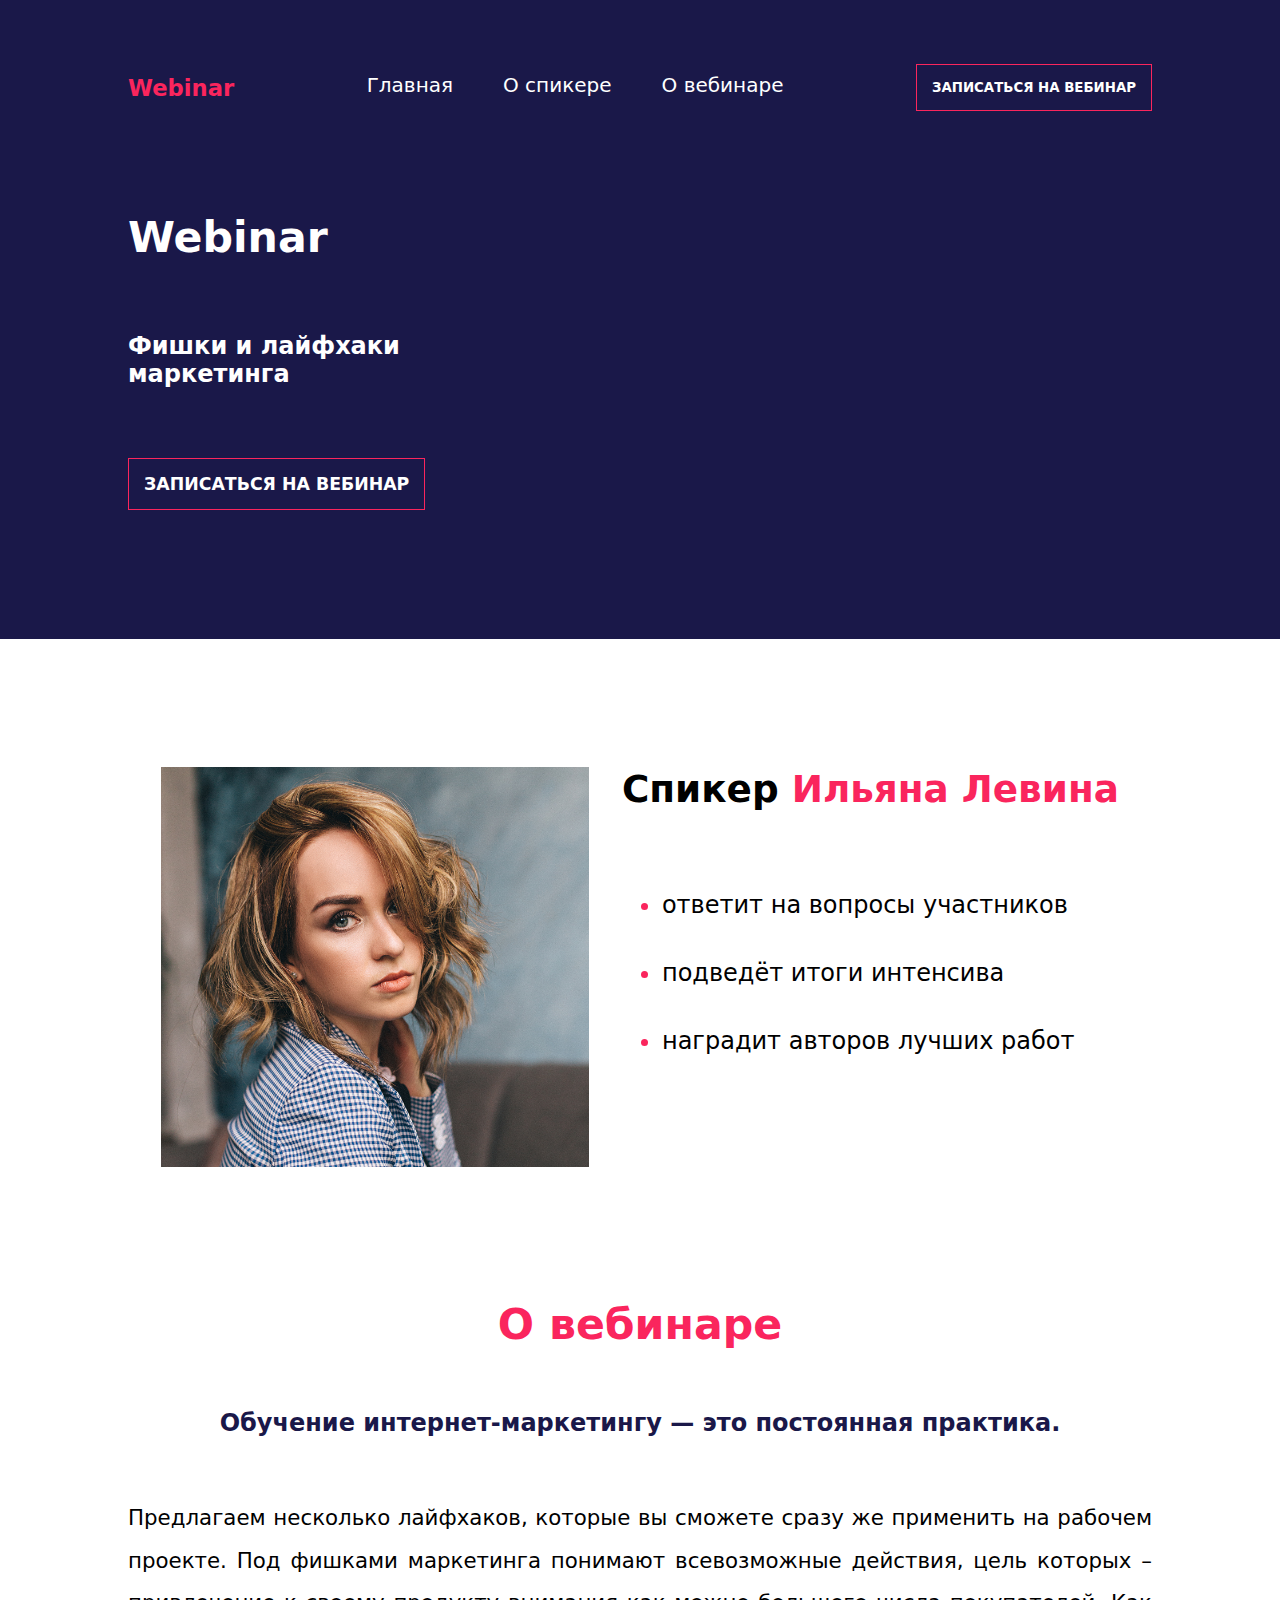
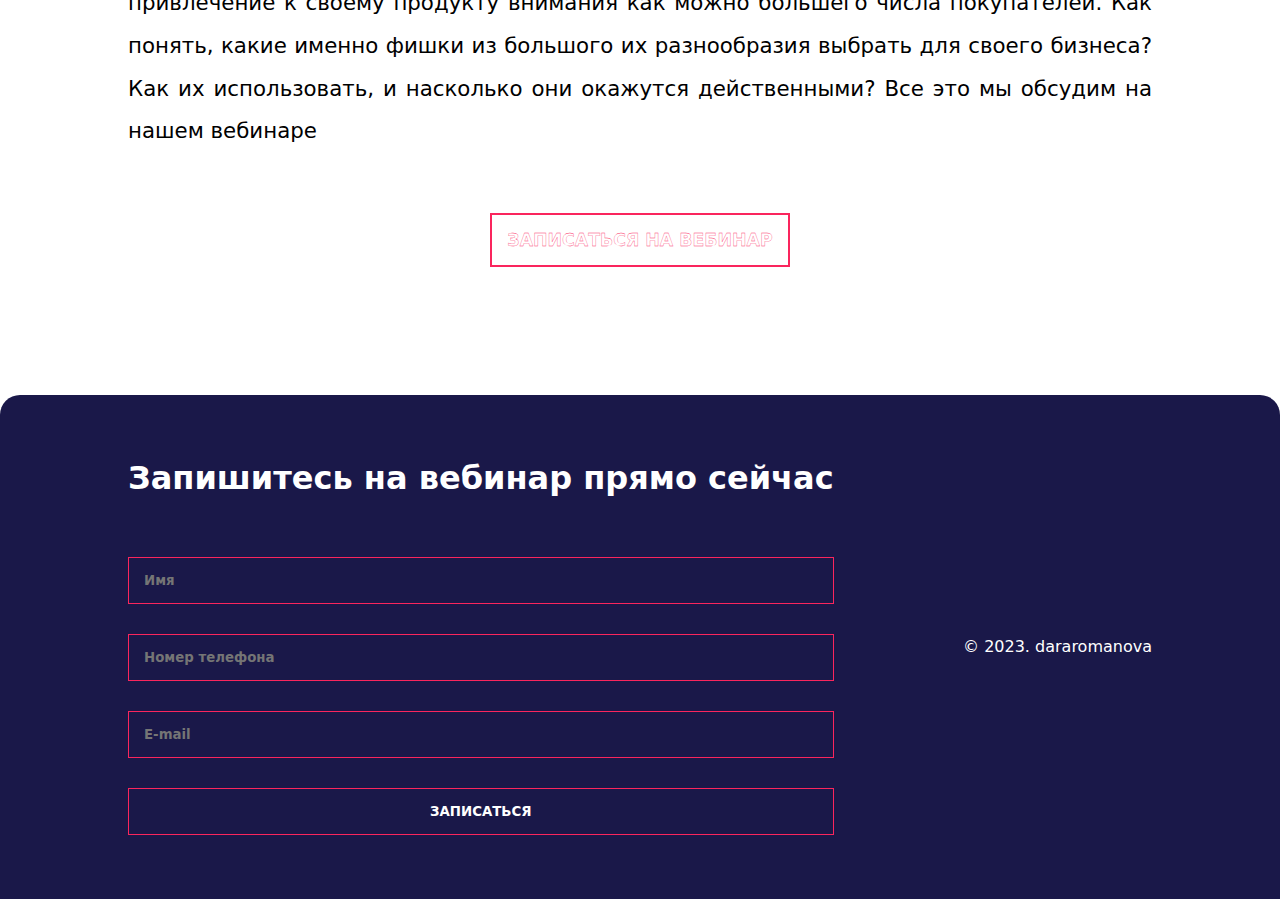
<file: работы/02.07.2023!/index.html>
<!DOCTYPE html>
<html lang="en">
  <head>
    <meta charset="UTF-8" />
    <meta name="viewport" content="width=device-width, initial-scale=1.0" />
    <title>Document</title>
    <link rel="stylesheet" href="style.css" />
  </head>
  <body>
    <header>
      <div class="menu">
        <text>Webinar</text>
        <nav>
          <a href="http://">Главная</a>
          <a href="http://">О спикере</a>
          <a href="http://">О вебинаре</a>
        </nav>
        <input type="button" value="ЗАПИСАТЬСЯ НА ВЕБИНАР" />
      </div>
      <div class="main">
        <div class="text">
          <h1>Webinar</h1>
          <h2>Фишки и лайфхаки маркетинга</h2>
          <input type="button" value="ЗАПИСАТЬСЯ НА ВЕБИНАР" />
        </div>
        <iframe
          width="600"
          height="300"
          src="https://www.youtube.com/embed/7rCAdUlOV9U"
          title="Как разработать рекламную кампанию. Интенсив по привлечению клиентов с помощью маркетинга"
          frameborder="0"
          allow="accelerometer; autoplay; clipboard-write; encrypted-media; gyroscope; picture-in-picture; web-share"
          allowfullscreen
        ></iframe>
      </div>
    </header>

    <section class="speaker">
      <a href="https://vk.com/ilyana_lev"
        ><img src="images/142029.jpg" height="400px"
      /></a>
      <div class="text-1">
        <h1>Спикер <text>Ильяна Левина</text></h1>
        <ul>
          <li><span>ответит на вопросы участников</span></li>
          <li><span>подведёт итоги интенсива</span></li>
          <li><span>наградит авторов лучших работ</span></li>
        </ul>
      </div>
    </section>

    <section class="webinar">
      <h1>О вебинаре</h1>
      <h3>Обучение интернет-маркетингу — это постоянная практика.</h3>
      <p>
        Предлагаем несколько лайфхаков, которые вы сможете сразу же применить на
        рабочем проекте. Под фишками маркетинга понимают всевозможные действия,
        цель которых – привлечение к своему продукту внимания как можно большего
        числа покупателей. Как понять, какие именно фишки из большого их
        разнообразия выбрать для своего бизнеса? Как их использовать, и
        насколько они окажутся действенными? Все это мы обсудим на нашем
        вебинаре
      </p>
      <input type="button" value="ЗАПИСАТЬСЯ НА ВЕБИНАР" />
    </section>

    <footer>
      <div class="form">
        <h1>Запишитесь на вебинар прямо сейчас</h1>

        <form>
          <input type="text" placeholder="Имя" />
          <input type="tel" name="tel" id="tel" placeholder="Номер телефона" />
          <input type="email" name="email" id="email" placeholder="E-mail" />
          <input type="button" value="ЗАПИСАТЬСЯ" />
        </form>
      </div>

      <text>© 2023. dararomanova</text>
    </footer>
  </body>
</html>
</file>
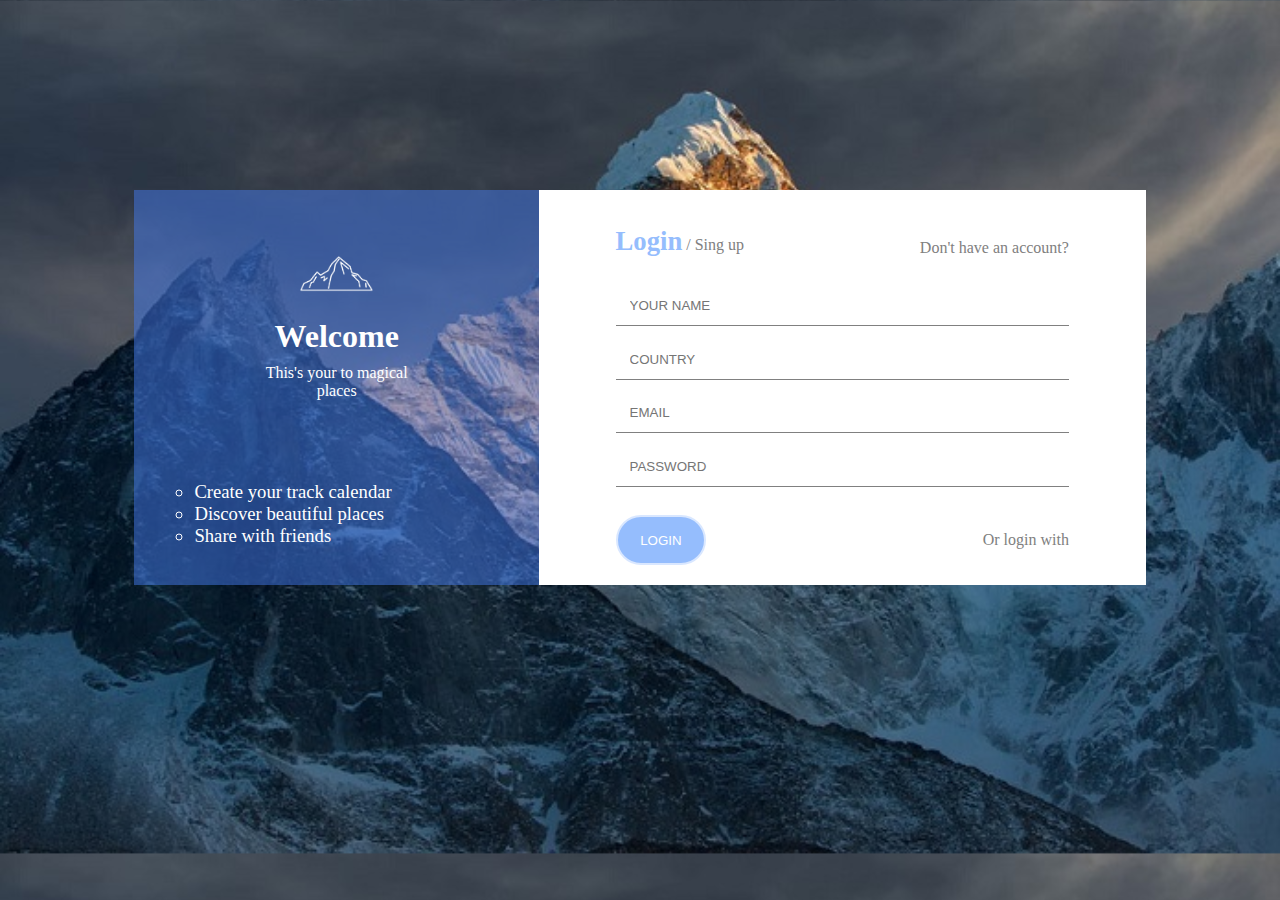
<file: работы/form style/index.html>
<!DOCTYPE html>
<html lang="EN">
<head>
  <link rel="stylesheet" href="style.css">
<meta name="viewport" content="width=device-width, initial-scale=1">
</head>
<body>
<div class="parent">
  <div class="box-left">
    <div class="box-top">
      <img src="images/icon.png" alt="">
      <h1>Welcome</h1>
      <p style="margin-top: -7%;">This's your to magical places</p>
    </div>
    <ul>
      <li>Create your track calendar</li>
      <li>Discover beautiful places</li>
      <li>Share with friends</li>
    </ul>
  </div>
<div class="box-right">
    <div class="row" id="row-first">
      <p> <b>Login</b> / Sing up</p> <p>Don't have an account?</p>
    </div>
    <div class="row">
      <input type="text" placeholder="YOUR NAME">
    </div>
    <div class="row">
     <input type="text" placeholder="COUNTRY">
    </div>
    <div class="row">
     <input type="email" placeholder="EMAIL">
    </div>
    <div class="row">
      <input type="password" placeholder="PASSWORD">
    </div>
    <div class="row" id="row-last">
      <input type="button" value="LOGIN"> <p class="p-right">Or login with</p>
    </div>
</div>
</div>
</body>
</html>
</file>
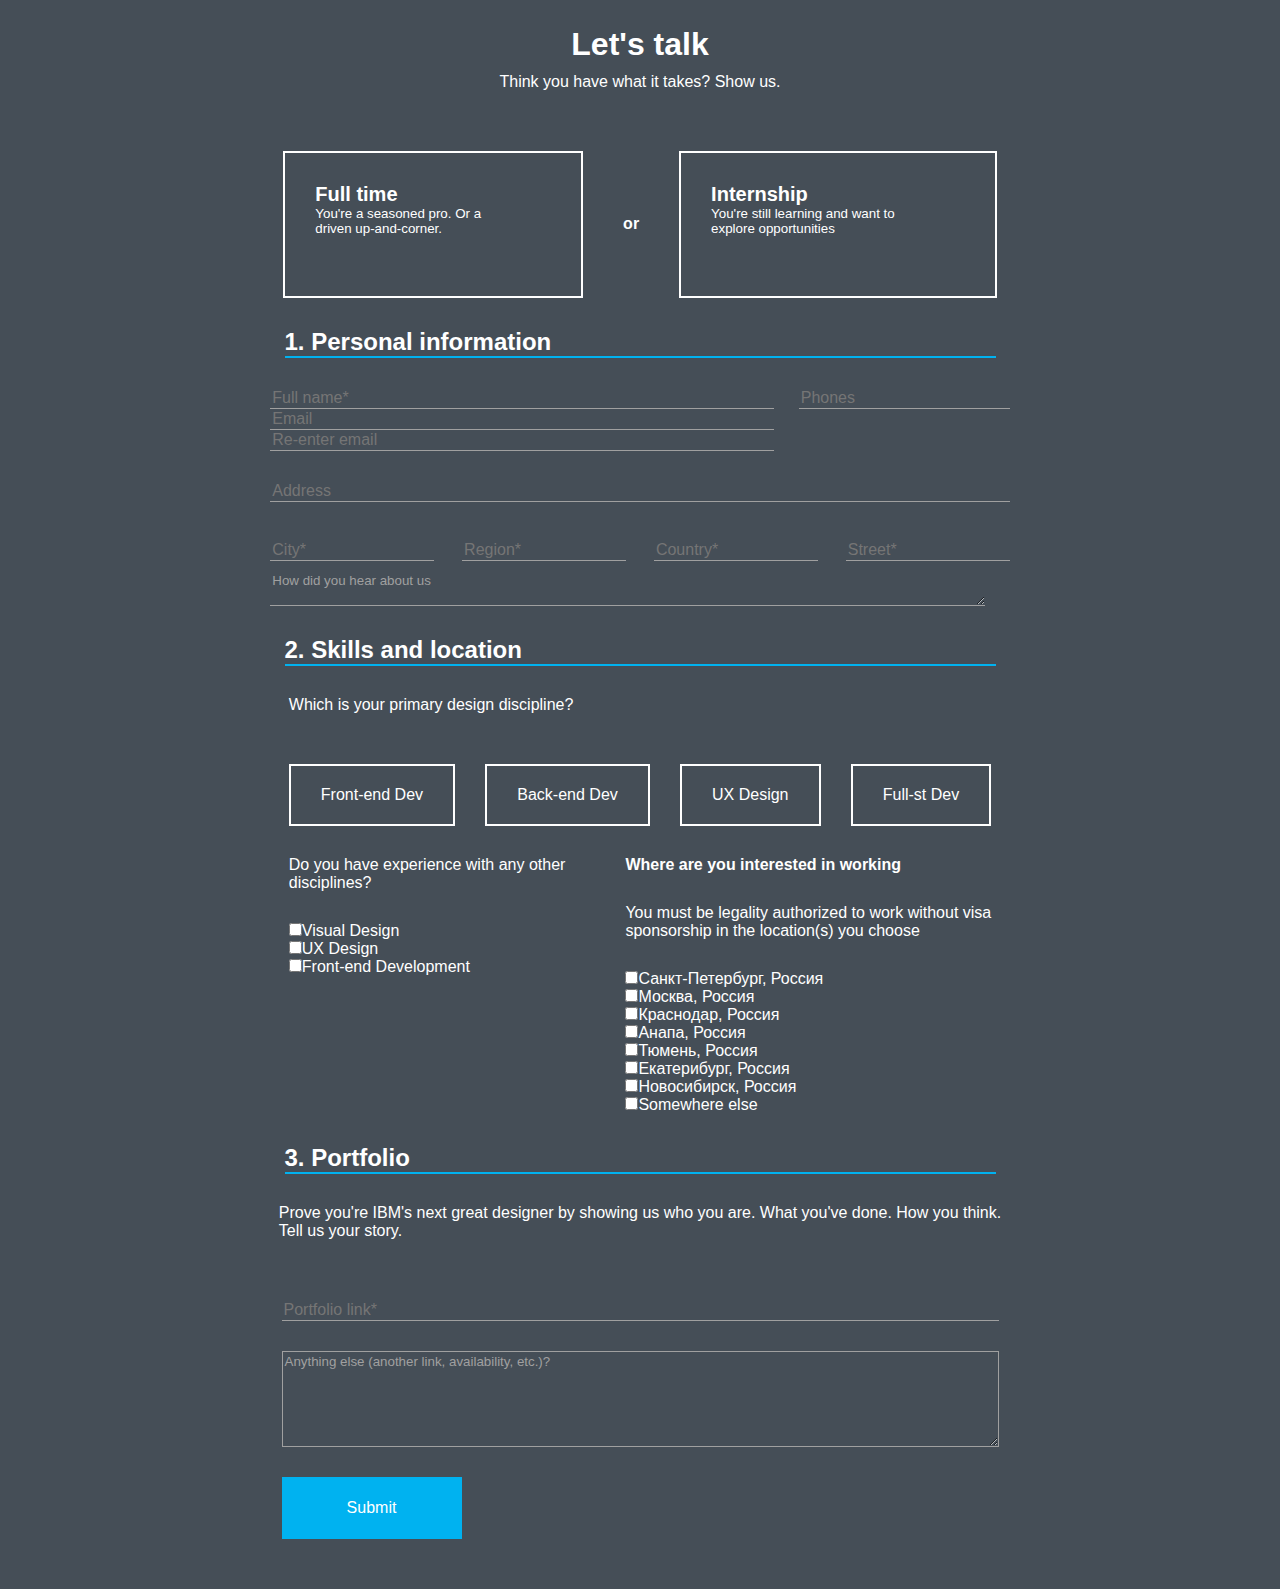
<file: работы/lets_talk/index.html>
<!DOCTYPE html>
<html lang="en">
<head>
    <meta charset="UTF-8">
    <meta http-equiv="X-UA-Compatible" content="IE=edge">
    <meta name="viewport" content="width=device-width, initial-scale=1.0">
    <link href="style.css" rel="stylesheet">
    <title>Document</title>
</head>
<body>
    <header>
        <h1>Let's talk</h1>
        <p>Think you have  what it takes? Show us.</p>
        <div class = 'buttons'>
            <button>
                <h2>Full time</h2>
                <p>You're a seasoned pro. Or a<br>
                driven up-and-corner.</p>
            </button>
            <b>or</b>
            <button>
                <h2>Internship</h2>
                <p>You're still learning and want to<br>
                explore opportunities</p>
            </button>
        </div>
    </header>

    <div class = 'personal'>
        <div class = 'list'>
            <h2>1. Personal information</h2>
        </div>
        <form>
            <div class="section-1">
                    <input type="text" name = 'name' class = 'big' placeholder="Full name*">
                    <input type ='text' name ='phone'  placeholder="Phones"><br>
                    <input type ='text' name ='email'  class = 'big'placeholder="Email"><br>
                    <input type ='text' name ='re_email' class = 'big' placeholder="Re-enter email">
            </div>

            <div class="section-2">
                <input type="text" name="address" placeholder="Address"><br>
                <div class ='city'>
                    <input type="text" name = 'city' placeholder="City*">
                    <input type="text" name = 'region' placeholder="Region*">
                    <input type="text" name = 'country' placeholder="Country*">
                    <input type="text" name = 'street' placeholder="Street*">
                </div>
                <textarea>How did you hear about us</textarea>
            </div>
        </form>
    </div>

    <div class ='skills'>
        <div class = 'list'>
            <h2>2. Skills and location</h2>
        </div>
            <form>
                <div class = 'primary'>
                    <p>Which is your primary design discipline?</p>
                    <div class = 'buts'>
                        <input type="button" value = 'Front-end Dev' name = 'button-1'>
                        <input type="button" value = 'Back-end Dev' name = 'button-1'>
                        <input type="button" value = 'UX Design' name = 'button-1'>
                        <input type="button" value = 'Full-st Dev' name = 'button-1'>
                    </div>
                </div>
                <div class="checkbox">
                <div class = 'disciplines'>
                    <p>Do you have experience with any other<br>
                    disciplines?</p>

                    <input type="checkbox">Visual Design<br>
                    <input type="checkbox">UX Design<br>
                    <input type="checkbox">Front-end Development<br>
                </div>

                <div class="interest">
                    <h4>Where are you interested in working</h4>
                    <p>You must be legality authorized to work without visa<br>
                    sponsorship in the location(s) you choose</p>

                    <input type="checkbox">Санкт-Петербург, Россия<br>
                    <input type="checkbox">Москва, Россия<br>
                    <input type="checkbox">Краснодар, Россия<br>
                    <input type="checkbox">Анапа, Россия<br>
                    <input type="checkbox">Тюмень, Россия<br>
                    <input type="checkbox">Екатерибург, Россия<br>
                    <input type="checkbox">Новосибирск, Россия<br>
                    <input type="checkbox">Somewhere else<br>
                </div>
            </div>
            </form>
        </div>
    </div>

    <div class = 'portfolio'>
        <div class = 'list'>
            <h2>3. Portfolio</h2>
        </div>
        <p>Prove you're IBM's next great designer by showing us who you are. What you've done. How you think.<br>
        Tell us your story.</p>

        <form>
            <input type="text" name ='link' placeholder="Portfolio link*">
            <textarea>Anything else (another link, availability, etc.)?</textarea>
            <input type="submit" value="Submit">
        </form>
    </div>
    
</body>
</html>
</file>
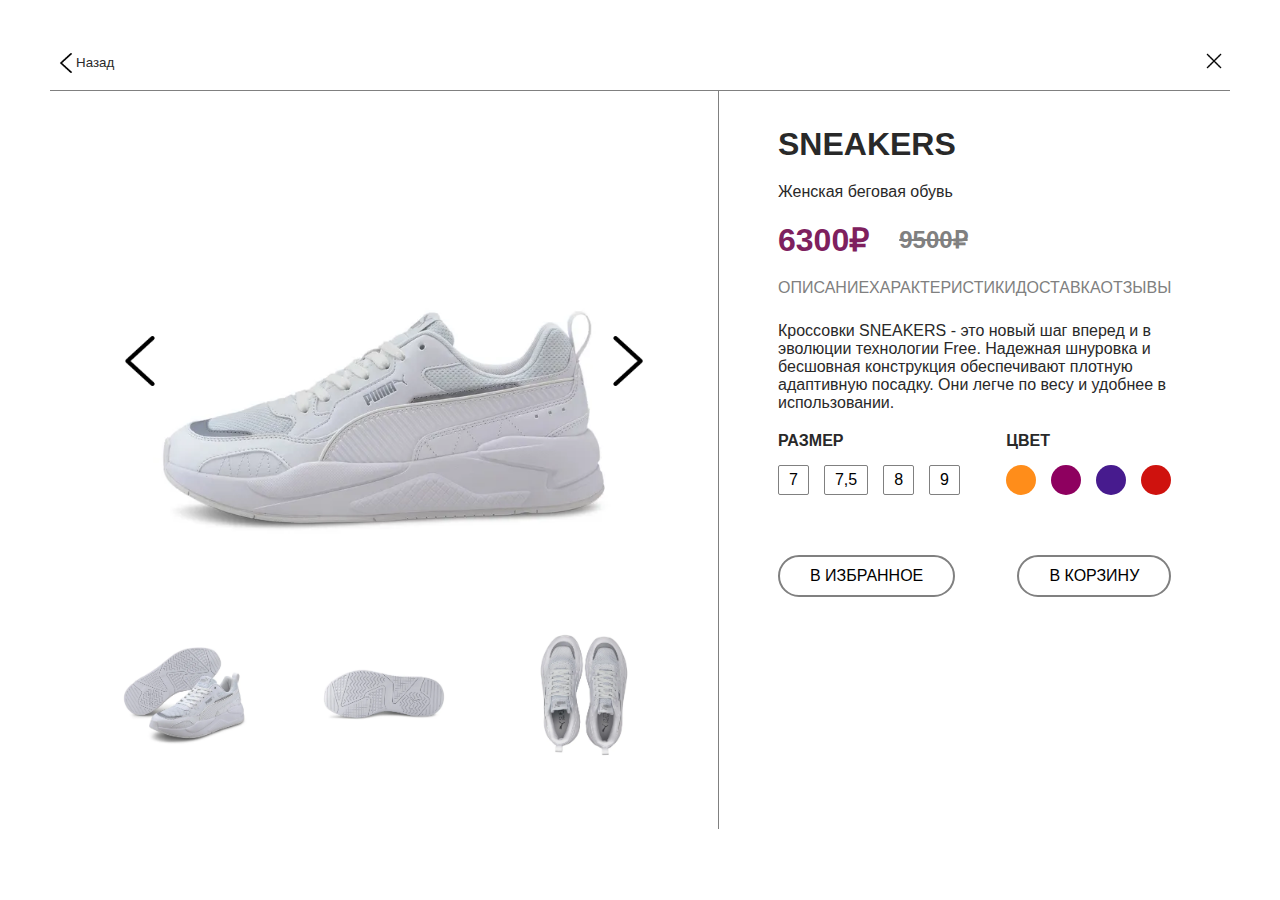
<file: работы/sneakers!/index.html>
<!DOCTYPE html>
<html lang="en">
<head>
    <meta charset="UTF-8">
    <meta http-equiv="X-UA-Compatible" content="IE=edge">
    <meta name="viewport" content="width=device-width, initial-scale=1.0">
    <title>Document</title>
    <link rel="stylesheet" href="style.css">
</head>
<body>
    <div class="main-block">
        <header>
            <button class="b"><img src='arrow.png' height="20px">Назад</button>
            <button><img src='close.png' height="20px"></button>
        </header>

        <div class="second-block">
        <div class = 'photos'>
            <div class="main-photo">
                <div class ='arrows'>
                    <button><img src='arrow.png' height="50px"></button>
                    <button><img src='arrow_right.png' height="50px"></button>
                </div>

                <div class = 'ph'>
                    <img src="6063815868.webp" height="550px">
                </div>

            </div>
            <div class = 'small-photo'>
                <img src="6063815872.webp" height="150px">
                <img src="6063815869.webp" height="150px">
                <img src="6063815871.webp" height="150px">
            </div>
        </div>

        <div class = 'description'>
            <h1>SNEAKERS</h1>
            <p>Женская беговая обувь</p>

            <div class = 'price'>
                <h1>6300₽</h1>
                <h2>9500₽</h2>
            </div>

            <nav>
                <a href="">ОПИСАНИЕ</a>
                <a href="">ХАРАКТЕРИСТИКИ</a>
                <a href="">ДОСТАВКА</a>
                <a href="">ОТЗЫВЫ</a>
            </nav>

            <p>Кроссовки SNEAKERS - это новый шаг вперед и в эволюции технологии
                Free. Надежная шнуровка и бесшовная конструкция обеспечивают
                плотную адаптивную посадку. Они легче по весу и удобнее в использовании.
            </p>

            <div class="buy">
                <div class='size'>
                    <h4>РАЗМЕР</h4>
                    <div class = 'sizes'>
                        <input type="button" value="7">
                        <input type="button" value="7,5">
                        <input type="button" value="8">
                        <input type="button" value="9">
                    </div>
                </div>
                <div class = 'color'>
                    <h4>ЦВЕТ</h4>
                    <div class = 'colors'>
                        <button class="yellow"></button>
                        <button class="pink"></button>
                        <button class="purple"></button>
                        <button class="red"></button>
                    </div>
                </div>
            </div>
                <div class="but">
                    <input type="button" value = "В ИЗБРАННОЕ">
                    <input type="button" value = "В КОРЗИНУ">
                </div>
            
        </div>
        </div>
    </div>
    
</body>
</html>
</file>
<file: работы/02.07.2023!/style.css>
* {
  margin: 0;
  font-family: system-ui, -apple-system, BlinkMacSystemFont, "Segoe UI", Roboto,
    Oxygen, Ubuntu, Cantarell, "Open Sans", "Helvetica Neue", sans-serif;
}

header {
  background-color: #1a1849;
  width: 80%;
  height: auto;
  padding: 10%;
  padding-top: 5%;
  display: flex;
  flex-direction: column;
  gap: 100px;
}
.menu text {
  font-weight: bold;
  color: #fa255d;
  font-size: 17pt;
}
.menu {
  display: flex;

  justify-content: space-between;
  font-size: 15pt;
  align-items: center;
}

.menu nav a {
  text-decoration: none;
  color: white;
}

.main {
  display: flex;
  flex-direction: row;
  align-items: center;
  justify-content: space-between;
}

.text {
  display: flex;
  flex-direction: column;
  gap: 70px;
  align-items: baseline;
  color: white;
}

.text input[type="button"] {
  outline: none;
  background-color: transparent;
  border: 1px solid #fa255d;
  padding: 15px;
  color: white;
  font-weight: bold;
  font-size: 13pt;
}

.text h1 {
  font-size: 32pt;
}

.menu nav a:after {
  display: block;
  content: "";
  height: 2px;
  width: 0%;
  background-color: #fa255d;
  margin-top: 3px;
  transition: width 0.4s ease-in-out;
}
.menu nav a:hover:after,
a:focus:after {
  width: 100%;
}

.menu nav {
  display: flex;
  gap: 50px;
}

input[type="button"] {
  outline: none;
  background-color: transparent;
  border: 1px solid #fa255d;
  padding: 15px;
  color: white;
  font-weight: bold;
}

section {
  margin: 10%;
}

.speaker {
  display: flex;
  justify-content: space-evenly;
}

.text-1 {
  display: flex;
  flex-direction: column;
  gap: 80px;
  align-items: baseline;
}

.text-1 h1 {
  font-size: 28pt;
}

.text-1 text {
  color: #fa255d;
}

ul {
  font-size: 18pt;
  display: flex;
  flex-direction: column;
  gap: 40px;
}

li {
  color: #fa255d;
}

li span {
  color: black;
}

.webinar {
  display: flex;
  flex-direction: column;
  gap: 60px;
  align-items: center;
}

.webinar h1 {
  font-size: 32pt;
  color: #fa255d;
}

.webinar p {
  font-size: 16pt;
  line-height: 2;
  text-align: justify;
}

.webinar h3 {
  text-align: center;
  color: #1a1849;
  font-size: 18pt;
}
@supports (-webkit-text-stroke: 1px #fa255d) {
  .webinar input[type="button"] {
    outline: none;
    background-color: transparent;
    -webkit-text-stroke: 0.3px #fa255d;
    border: 2px solid #fa255d;
    padding: 15px;
    color: transparent;
    font-size: 13pt;
    font-weight: bold;
  }
}

footer {
  padding: 10%;
  padding-top: 5%;
  padding-bottom: 5%;
  background-color: #1a1849;
  border-top-left-radius: 20px;
  border-top-right-radius: 20px;
  display: flex;
  justify-content: space-between;
  align-items: center;
  color:white;
}

.form{
  display: flex;
  flex-direction: column;
  gap:60px;
}


input[type=text],input[type=tel],input[type=email] {
  outline: none;
  background-color: transparent;
  border: 1px solid #fa255d;
  padding: 15px;
  color: white;
  font-weight: bold;
}

form{
  display: flex;
  flex-direction: column;
  gap:30px;
  justify-content: center;
}

@media screen and (max-width: 700px) {
    .main, .speaker, footer{   
      flex-direction: column;
      align-items: center;
      justify-content: center;
    }
}

@media screen and (max-width: 700px) {
    .menu, .menu input[type=button]{   
      font-size: 2vw;
    }

    iframe{
      width:300px;
      height: 150px;
    }
}
</file>
<file: работы/form style/style.css>
*{
  box-sizing: border-box;
}
body{
  background-image: url("./images/background.jpeg");
  background-size: cover;
}
.parent{
  width: 80%;
  height: auto;
  display: flex;
  margin: auto;
  margin-top: 15%;
}
.box-left{
  width: 40%;
  height: auto;
  background: rgba(68, 121, 236, 0.5);
  padding: 20px;
  color: white;
  display: flex;
  flex-direction: column;
}
img{
  width: 40%;
}
ul{
  list-style-type:circle;
  font-size: 14pt;
}
.box-top{
  margin: auto;
  width: 50%;
  text-align: center;
}
.box-right{
  width: 60%;
  height: auto;
  background-color: white;
  padding: 20px;
  color: gray;
}
.row{
  width: 80%;
  height: auto;
  display: flex;
  margin: auto;
}
input[type=text],input[type=email],input[type=password]{
  width: 100%;
  border: none;
  border-bottom: 1px solid grey;
  padding: 12px 14px;
  margin-top: 3%;
  outline: none;
}
#row-first,#row-last{
  display: flex;
  justify-content: space-between;
}
b{
  font-size: 20pt;
  color: rgb(149, 189, 253);
}
#row-last{
  margin-top: 5%;
}
p{
  align-self:flex-end;
}
input[type=button]{
  width: 20%;
  height: 50px;
  border: 2px double rgb(217, 231, 255);
  background-color: rgb(149, 189, 253);
  color: white;
  border-radius:30px;
}
@media screen and (max-width: 600px) {
.parent{
  flex-direction: column;
}
.box-left{
  width: 60%;
}
.box-left,.box-right{
  margin: auto;
  border: thin solid #000000;
}
}
@media screen and (max-width: 900px){
.row{
  flex-direction: column;
}
p{
  margin: auto;
}
input[type=button]{
  width: 40%;
  margin: auto;
}
}
</file>
<file: работы/lets_talk/style.css>
*{
    margin:0;
    color:white;
    font-family: 'Segoe UI', Tahoma, Geneva, Verdana, sans-serif;

}


body{
    background-color: #454e57;
}
header{
    display: flex;
    flex-direction: column;
    align-items: center;
    gap:10px;
    padding-top: 2%;
}

.buttons{
    display: flex;
    align-items: center;
    justify-content: space-evenly;
    border:none;
    gap:40px;
    margin-top: 20px;
}

button{
    text-align: left;
    padding:30px;
    border:2px solid white;
    outline: none;
    background-color: transparent;
    padding-right: 100px;
}

button:focus{
    background-color: #00b2f0;
    border:2px solid #00b2f0;
}

.personal{
    display:flex;
    flex-direction: column;
    align-items: center;
    margin-top: 30px;
    gap:30px;
}
.list{
    width:711px;
    border-bottom:2px solid #00b2f0;
}

input[type=text]{
    background-color: transparent;
    outline: none;
    border:none;
    font-size:12pt;
    border-bottom: 1px solid rgb(160, 160, 160);
}

.city{
    display:flex;
    justify-content: space-between;
}

.city input[type=text]{
    background-color: transparent;
    outline: none;
    border:none;
    font-size:12pt;
    border-bottom: 1px solid rgb(160, 160, 160);
    width:160px;
}

.section-2{
    display: flex;
    flex-direction: column;
    gap:10px;
}

.big{
    width:500px;
    margin-right: 20px;
}

textarea{
    border:none;
    outline:none;
    background-color: transparent;
    border-bottom: 1px solid rgb(160, 160, 160);
    color:rgb(160, 160, 160);
    width:711px;
}

.personal form{
    display: flex;
    flex-direction: column;
    gap:30px;
}




.skills{
    display:flex;
    flex-direction: column;
    align-items: center;
    margin-top: 30px;
    gap:30px;
}

.buts{
    display: flex;
    justify-content: space-between;
}

input[type=button]{
    padding:20px;
    padding-left:30px ;
    padding-right: 30px;
    border:2px solid white;
    outline: none;
    background-color: transparent;
    font-size: 12pt;
}

input[type=button]:focus{
    background-color: #00b2f0;
    border:2px solid #00b2f0;
}
.checkbox{
    display: flex;
    justify-content: space-evenly;
    gap:60px;
}

.skills form{
    display: flex;
    flex-direction: column;
    gap:30px;
}

.portfolio{
    display:flex;
    flex-direction: column;
    align-items: center;
    margin-top: 30px;
    gap:30px;
}

.primary{
    display:flex;
    flex-direction: column;
    gap:20px;
}

.disciplines p{
    margin-bottom:30px;
}
.interest h4,p{
    margin-bottom:30px;
}

.portfolio form{
    display:flex;
    flex-direction: column;
    gap:30px;
    margin-bottom:50px;
}

.portfolio textarea{
    outline:none;
    background-color: transparent;
    border: 1px solid rgb(160, 160, 160);
    color:rgb(160, 160, 160);
    width:711px;
    height:90px;
}

input[type=submit]{
    padding:20px;
    background-color: #00b2f0;
    border:2px solid #00b2f0;
    outline: none;
    font-size: 12pt;
    width:180px;
}
</file>
<file: работы/sneakers!/style.css>
*{
    margin:0;
    font-family: 'Segoe UI', Tahoma, Geneva, Verdana, sans-serif;
    color:rgb(41, 41, 41);
}


.main-block{
    display: flex;
    flex-direction:column;
    margin:50px;
    
}

header{
    display: flex;
    justify-content: space-between;
    border-bottom: 1px solid grey;
    padding-bottom:15px;
}

header button{
    outline: none;
    border: none;
    background-color: transparent;

}
.b{
    display: flex;
    align-items: center;
}

.second-block{
    display: flex;
    justify-content: space-between;
}

.photos{
    display: flex;
    flex-direction: column;
    width:50%;
    padding:5%;
    padding-top: 0;

}

.main-photo{
    position: block;
}

.px{
    z-index: 1;
    position: relative;
}


.arrows{
    z-index: 2;
    position: relative;
    top:40%;
    display: flex;
    justify-content: space-between;
    align-items: center;
}

.arrows button{
    outline: none;
    border: none;
    background-color: transparent;

}

.small-photo{
    display: flex;
    justify-content: space-between;
    margin-top: -80px;
}


.description{
    display: flex;
    flex-direction: column;
    width:45%;
    padding:5%;
    padding-top: 3%;
    border-left: 1px solid grey;
    gap:20px;
}

.price{
    display: flex;
    gap:30px;
    align-items: center;
}

.price h2{
    color:grey;
    text-decoration: line-through;
}

.price h1{
    color:#7e205e;
}

nav{
    display:flex;
    justify-content: space-between;
}

nav a{
    text-decoration: none;
    color:grey;
}

a:after {
    display: block;
    content: ""; 
    height: 2px;
    width: 0%;
    background-color: #7e205e;
    margin-top: 3px;
    transition: width 0.4s ease-in-out;
    }
a:hover:after, a:focus:after {
    width: 100%;
}

.buy{
    display: flex;
    justify-content: space-between;
}
.colors{
    display: flex;
    justify-content: space-between;
}
.sizes{
    display: flex;
    justify-content: space-between;
    gap:15px;
}

.sizes input[type=button]{
    outline:none;
    border: 1px solid gray;
    border-radius: 2px;
    padding:5px;
    padding-left: 10px;
    padding-right: 10px;
    font-size: 12pt;
    background-color: transparent;
    color: black;
}
.sizes input[type=button]:focus{
    border: 1px solid #7e205e;
    color: white;
    background-color: #7e205e;
}

.size{
    display:flex;
    flex-direction: column;
    gap:15px;
}

.color{
    display:flex;
    flex-direction: column;
    gap:15px;
}

.colors{
    display: flex;
    justify-content: space-between;
    gap:15px;
}

.colors button{
    height:30px;
    width:30px;
    border-radius: 100%;
    border:transparent;
}

.yellow{
    background-color: #ff8d1a;
}

.pink{
    background-color: #8e005f;
}

.purple{
    background-color: #471b8e;
}

.red{
    background-color: #cf120e;
}

.colors button:focus{
    border:2px solid white;
    outline:1px solid grey;
    
}

.but{
    display: flex;
    justify-content: space-between;
    gap:15px;
    margin-top: 40px;

}

.but input[type=button]{
    outline:none;
    border: 2px solid gray;
    border-radius: 30px;
    padding:10px;
    padding-left: 30px;
    padding-right: 30px;
    font-size: 12pt;
    background-color: transparent;
    color: black;
}

.but input[type=button]:focus{
    background-color: #8e005f;
    color: white;
    border: 2px solid #8e005f;
}
</file>
